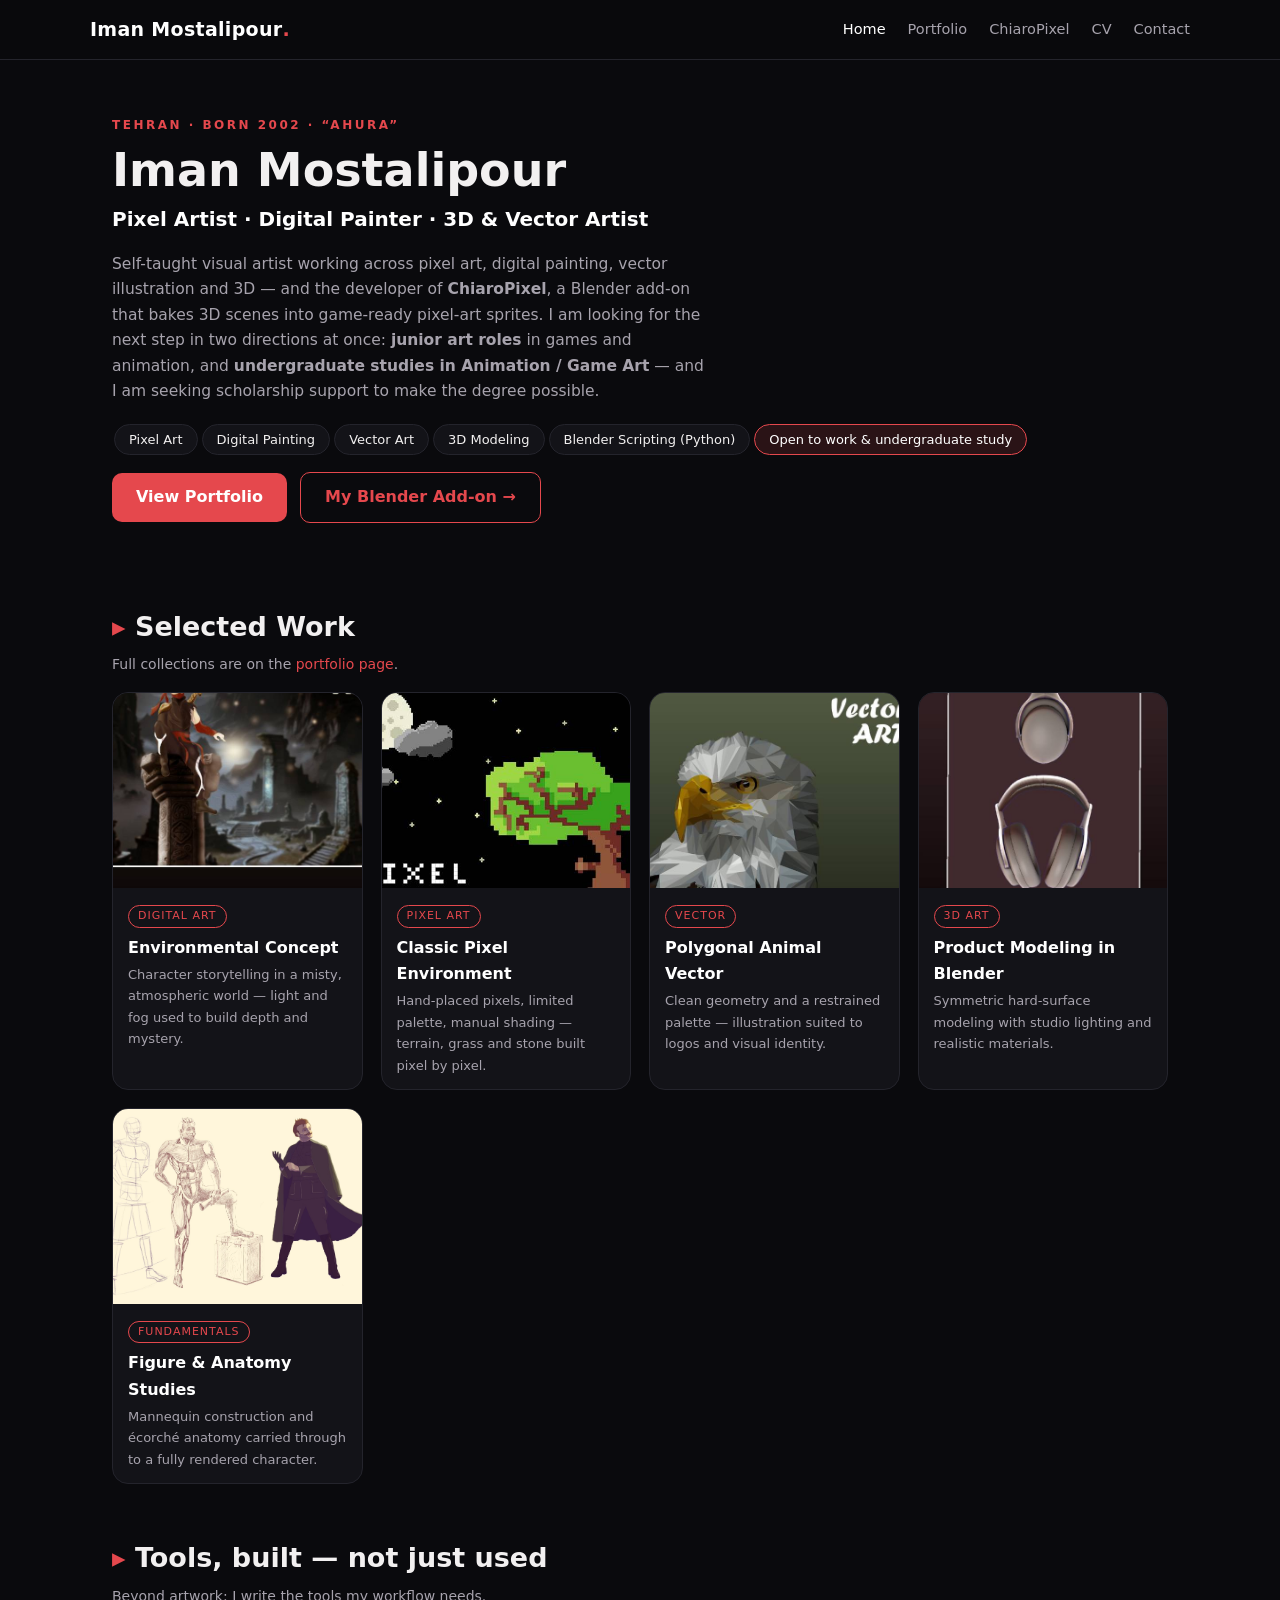
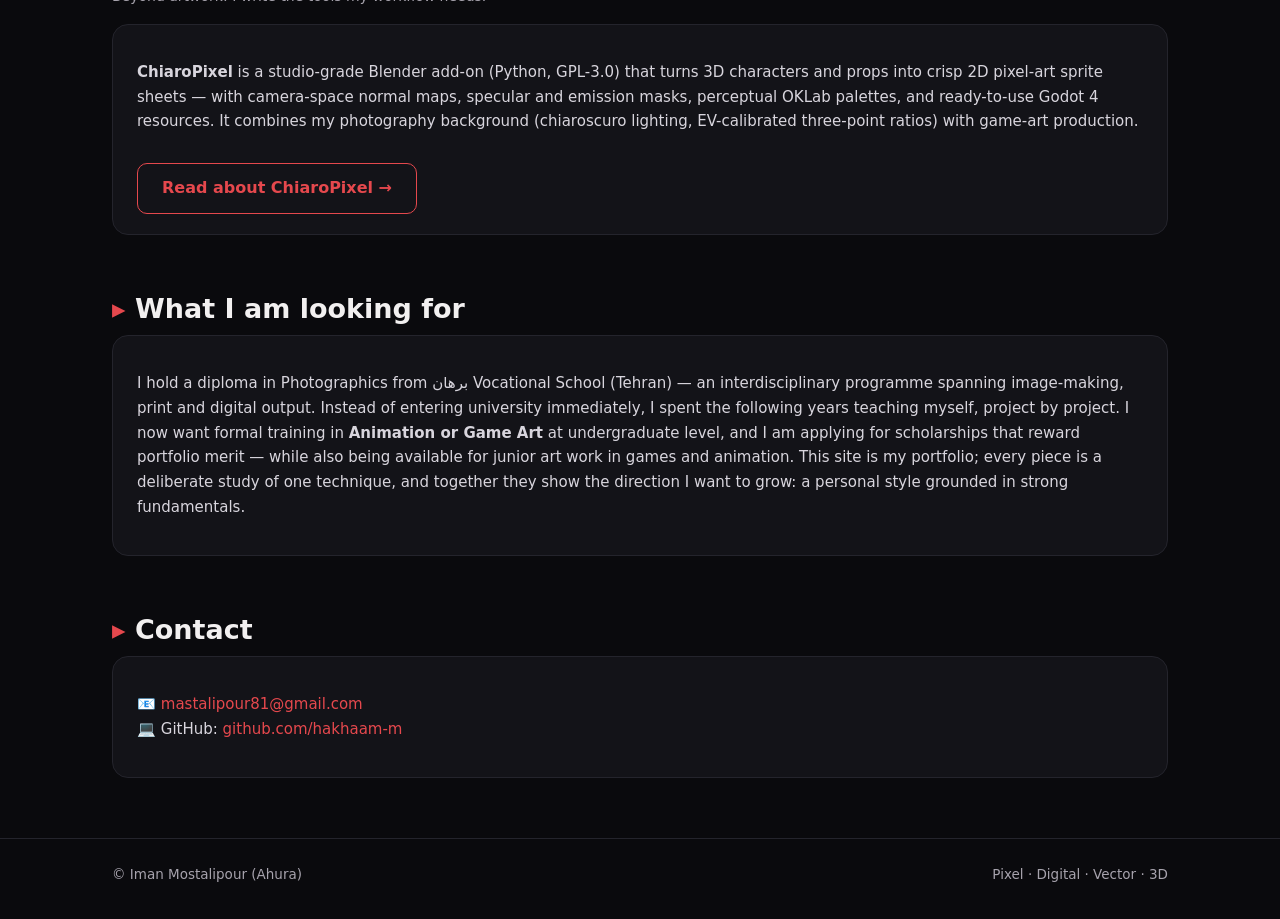
<file: index.html>
<!doctype html>
<html lang="en">
<head>
<meta charset="utf-8">
<meta name="viewport" content="width=device-width,initial-scale=1">
<meta name="description" content="Iman Mostalipour (Ahura) — self-taught pixel artist, digital painter and Blender developer. Portfolio and undergraduate and work portfolio — Animation / Game Art.">
<title>Iman Mostalipour — Pixel & Digital Artist</title>
<link rel="stylesheet" href="styles.css">
</head>
<body>
<header><div class="wrap nav">
  <a class="brand" href="index.html">Iman Mostalipour<b>.</b></a>
  <nav>
    <a href="index.html" class="on">Home</a><a href="portfolio.html">Portfolio</a><a href="project.html">ChiaroPixel</a><a href="cv.html">CV</a><a href="#contact">Contact</a>
  </nav>
</div></header>

<main class="wrap">
  <section class="hero">
    <div>
      <div class="kicker">Tehran · Born 2002 · “Ahura”</div>
      <h1>Iman Mostalipour</h1>
      <div class="role">Pixel Artist · Digital Painter · 3D & Vector Artist</div>
      <p class="lede">Self-taught visual artist working across pixel art, digital painting, vector illustration and 3D — and the developer of <b>ChiaroPixel</b>, a Blender add-on that bakes 3D scenes into game-ready pixel-art sprites. I am looking for the next step in two directions at once: <b>junior art roles</b> in games and animation, and <b>undergraduate studies in Animation / Game Art</b> — and I am seeking scholarship support to make the degree possible.</p>
      <div class="chips">
        <span>Pixel Art</span><span>Digital Painting</span><span>Vector Art</span><span>3D Modeling</span><span>Blender Scripting (Python)</span><span class="hl">Open to work &amp; undergraduate study</span>
      </div>
      <a class="btn" href="portfolio.html">View Portfolio</a>
      <a class="btn ghost" href="project.html">My Blender Add-on →</a>
    </div>
  </section>

  <h2>Selected Work</h2>
  <div class="sub">Full collections are on the <a href="portfolio.html">portfolio page</a>.</div>
  <div class="grid">
    <div class="card"><img src="assets/monkey.jpg" alt="Digital concept art"><div class="b"><span class="tag">Digital Art</span><h3>Environmental Concept</h3><p>Character storytelling in a misty, atmospheric world — light and fog used to build depth and mystery.</p></div></div>
    <div class="card"><img src="assets/pixel-scene.jpg" alt="Pixel art environment"><div class="b"><span class="tag">Pixel Art</span><h3>Classic Pixel Environment</h3><p>Hand-placed pixels, limited palette, manual shading — terrain, grass and stone built pixel by pixel.</p></div></div>
    <div class="card"><img src="assets/eagle.jpg" alt="Polygon vector eagle"><div class="b"><span class="tag">Vector</span><h3>Polygonal Animal Vector</h3><p>Clean geometry and a restrained palette — illustration suited to logos and visual identity.</p></div></div>
    <div class="card"><img src="assets/headphones.jpg" alt="3D headphones model"><div class="b"><span class="tag">3D Art</span><h3>Product Modeling in Blender</h3><p>Symmetric hard-surface modeling with studio lighting and realistic materials.</p></div></div>
    <div class="card"><img src="assets/figure-study.jpg" alt="Figure anatomy study"><div class="b"><span class="tag">Fundamentals</span><h3>Figure & Anatomy Studies</h3><p>Mannequin construction and écorché anatomy carried through to a fully rendered character.</p></div></div>
  </div>

  <h2>Tools, built — not just used</h2>
  <div class="sub">Beyond artwork: I write the tools my workflow needs.</div>
  <div class="panel">
    <p><b>ChiaroPixel</b> is a studio-grade Blender add-on (Python, GPL-3.0) that turns 3D characters and props into crisp 2D pixel-art sprite sheets — with camera-space normal maps, specular and emission masks, perceptual OKLab palettes, and ready-to-use Godot 4 resources. It combines my photography background (chiaroscuro lighting, EV-calibrated three-point ratios) with game-art production.</p>
    <a class="btn ghost" href="project.html">Read about ChiaroPixel →</a>
  </div>

  <h2>What I am looking for</h2>
  <div class="panel">
    <p>I hold a diploma in Photographics from برهان Vocational School (Tehran) — an interdisciplinary programme spanning image-making, print and digital output. Instead of entering university immediately, I spent the following years teaching myself, project by project. I now want formal training in <b>Animation or Game Art</b> at undergraduate level, and I am applying for scholarships that reward portfolio merit — while also being available for junior art work in games and animation. This site is my portfolio; every piece is a deliberate study of one technique, and together they show the direction I want to grow: a personal style grounded in strong fundamentals.</p>
  </div>

  <h2 id="contact">Contact</h2>
  <div class="panel">
    <p>📧 <a href="mailto:mastalipour81@gmail.com">mastalipour81@gmail.com</a><br>
    💻 GitHub: <a href="https://github.com/hakhaam-m">github.com/hakhaam-m</a></p>
  </div>
</main>

<footer><div class="wrap" style="display:flex;justify-content:space-between;flex-wrap:wrap;gap:8px;width:100%">
  <span>© Iman Mostalipour (Ahura)</span><span>Pixel · Digital · Vector · 3D</span>
</div></footer>
</body>
</html>
</file>
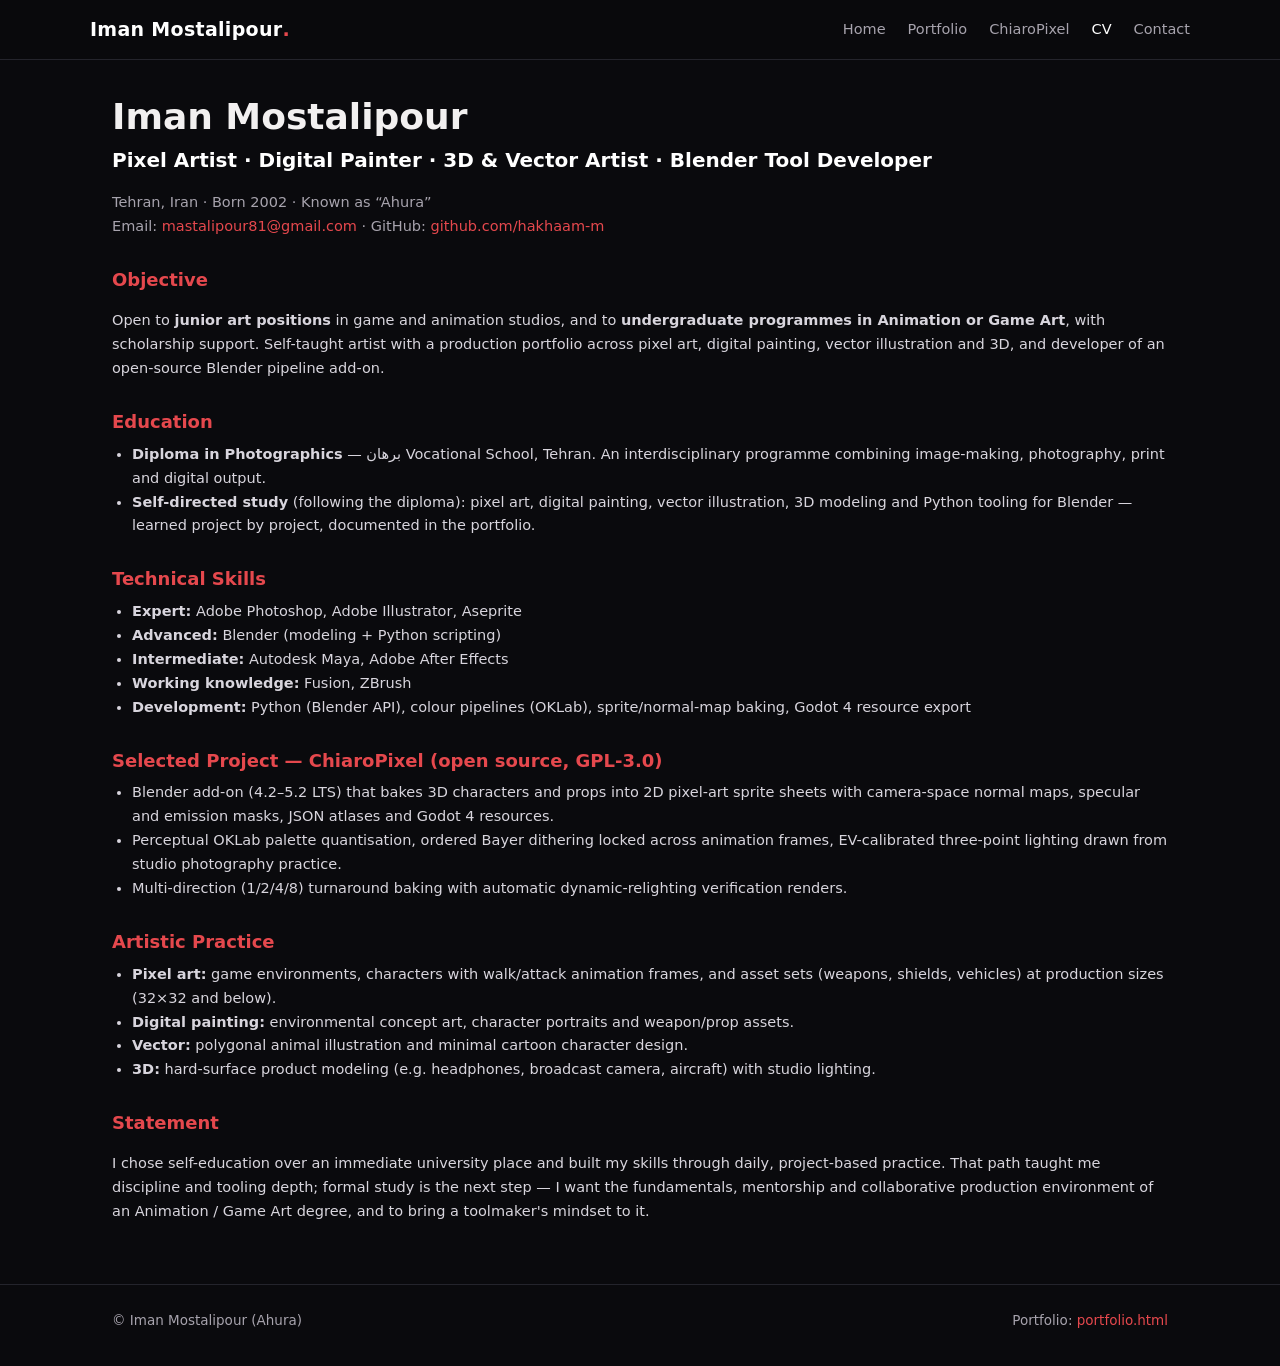
<file: cv.html>
<!doctype html>
<html lang="en">
<head>
<meta charset="utf-8">
<meta name="viewport" content="width=device-width,initial-scale=1">
<title>CV — Iman Mostalipour</title>
<link rel="stylesheet" href="styles.css">
</head>
<body>
<header><div class="wrap nav">
  <a class="brand" href="index.html">Iman Mostalipour<b>.</b></a>
  <nav>
    <a href="index.html">Home</a><a href="portfolio.html">Portfolio</a><a href="project.html">ChiaroPixel</a><a href="cv.html" class="on">CV</a><a href="index.html#contact">Contact</a>
  </nav>
</div></header>

<main class="wrap cv">
  <h1 style="font-size:36px;margin-top:36px">Iman Mostalipour</h1>
  <div class="role">Pixel Artist · Digital Painter · 3D & Vector Artist · Blender Tool Developer</div>
  <p style="color:var(--mut)">Tehran, Iran · Born 2002 · Known as “Ahura”<br>
  Email: <a href="mailto:mastalipour81@gmail.com">mastalipour81@gmail.com</a> · GitHub: <a href="https://github.com/hakhaam-m">github.com/hakhaam-m</a></p>

  <h3>Objective</h3>
  <p>Open to <b>junior art positions</b> in game and animation studios, and to <b>undergraduate programmes in Animation or Game Art</b>, with scholarship support. Self-taught artist with a production portfolio across pixel art, digital painting, vector illustration and 3D, and developer of an open-source Blender pipeline add-on.</p>

  <h3>Education</h3>
  <ul>
    <li><b>Diploma in Photographics</b> — برهان Vocational School, Tehran. An interdisciplinary programme combining image-making, photography, print and digital output.</li>
    <li><b>Self-directed study</b> (following the diploma): pixel art, digital painting, vector illustration, 3D modeling and Python tooling for Blender — learned project by project, documented in the portfolio.</li>
  </ul>

  <h3>Technical Skills</h3>
  <ul>
    <li><b>Expert:</b> Adobe Photoshop, Adobe Illustrator, Aseprite</li>
    <li><b>Advanced:</b> Blender (modeling + Python scripting)</li>
    <li><b>Intermediate:</b> Autodesk Maya, Adobe After Effects</li>
    <li><b>Working knowledge:</b> Fusion, ZBrush</li>
    <li><b>Development:</b> Python (Blender API), colour pipelines (OKLab), sprite/normal-map baking, Godot 4 resource export</li>
  </ul>

  <h3>Selected Project — ChiaroPixel (open source, GPL-3.0)</h3>
  <ul>
    <li>Blender add-on (4.2–5.2 LTS) that bakes 3D characters and props into 2D pixel-art sprite sheets with camera-space normal maps, specular and emission masks, JSON atlases and Godot 4 resources.</li>
    <li>Perceptual OKLab palette quantisation, ordered Bayer dithering locked across animation frames, EV-calibrated three-point lighting drawn from studio photography practice.</li>
    <li>Multi-direction (1/2/4/8) turnaround baking with automatic dynamic-relighting verification renders.</li>
  </ul>

  <h3>Artistic Practice</h3>
  <ul>
    <li><b>Pixel art:</b> game environments, characters with walk/attack animation frames, and asset sets (weapons, shields, vehicles) at production sizes (32×32 and below).</li>
    <li><b>Digital painting:</b> environmental concept art, character portraits and weapon/prop assets.</li>
    <li><b>Vector:</b> polygonal animal illustration and minimal cartoon character design.</li>
    <li><b>3D:</b> hard-surface product modeling (e.g. headphones, broadcast camera, aircraft) with studio lighting.</li>
  </ul>

  <h3>Statement</h3>
  <p>I chose self-education over an immediate university place and built my skills through daily, project-based practice. That path taught me discipline and tooling depth; formal study is the next step — I want the fundamentals, mentorship and collaborative production environment of an Animation / Game Art degree, and to bring a toolmaker's mindset to it.</p>
</main>

<footer><div class="wrap" style="display:flex;justify-content:space-between;flex-wrap:wrap;gap:8px;width:100%">
  <span>© Iman Mostalipour (Ahura)</span><span>Portfolio: <a href="portfolio.html">portfolio.html</a></span>
</div></footer>
</body>
</html>
</file>
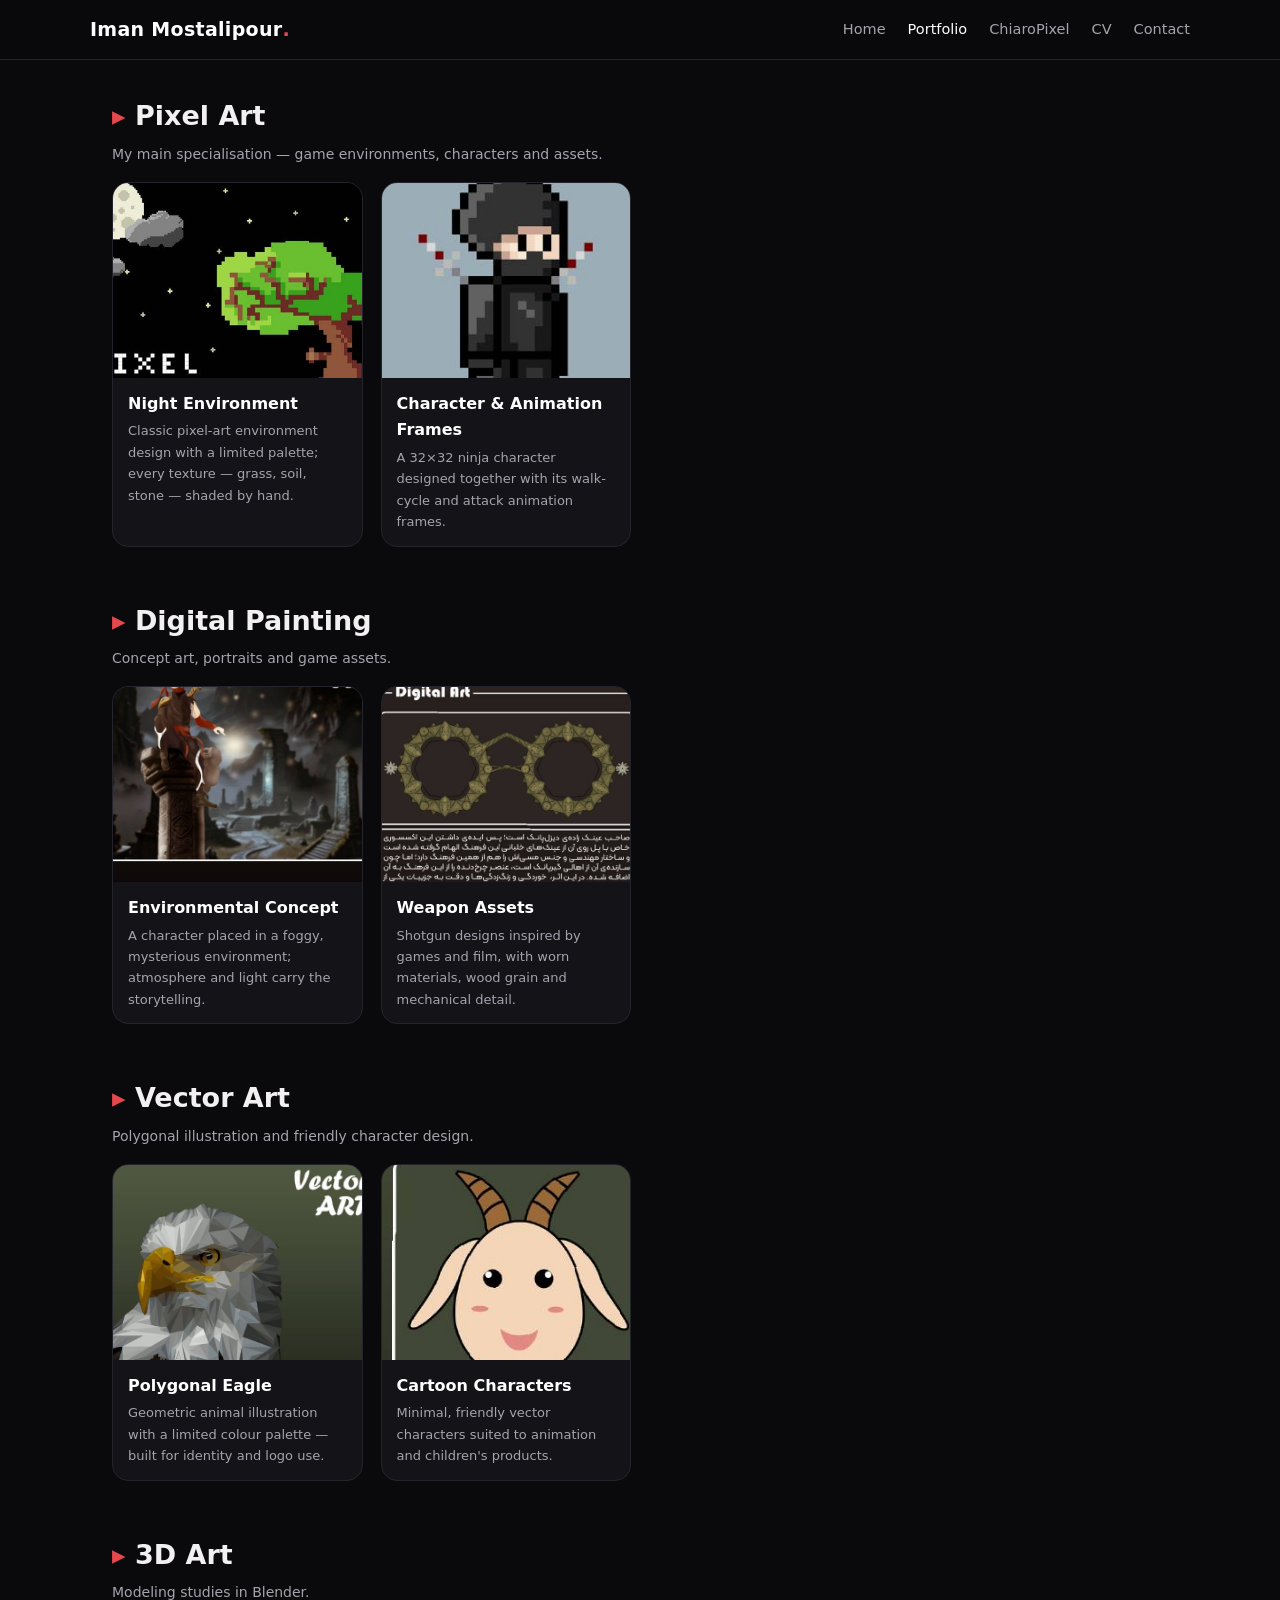
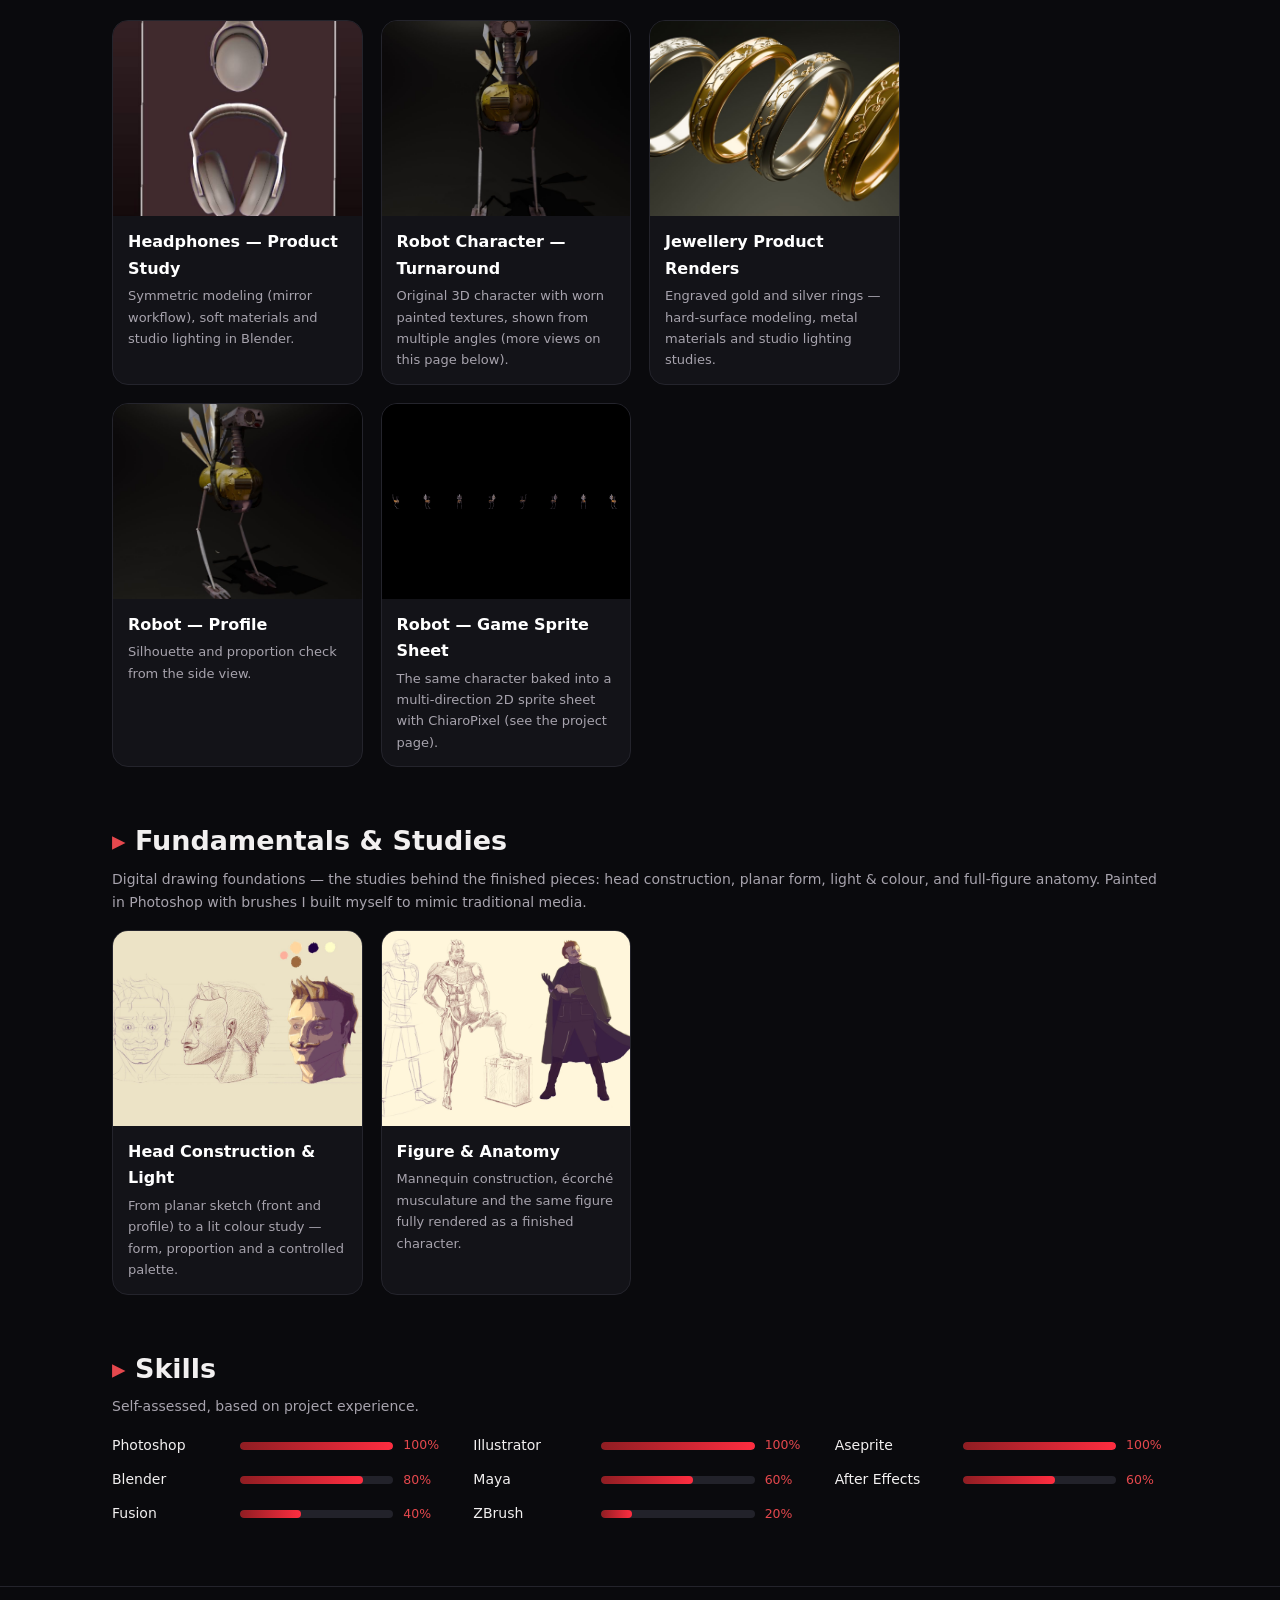
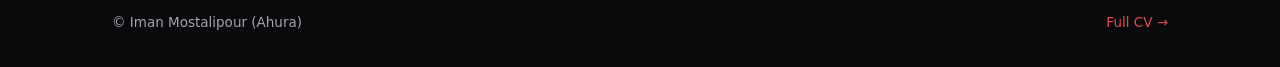
<file: portfolio.html>
<!doctype html>
<html lang="en">
<head>
<meta charset="utf-8">
<meta name="viewport" content="width=device-width,initial-scale=1">
<title>Portfolio — Iman Mostalipour</title>
<link rel="stylesheet" href="styles.css">
</head>
<body>
<header><div class="wrap nav">
  <a class="brand" href="index.html">Iman Mostalipour<b>.</b></a>
  <nav>
    <a href="index.html">Home</a><a href="portfolio.html" class="on">Portfolio</a><a href="project.html">ChiaroPixel</a><a href="cv.html">CV</a><a href="index.html#contact">Contact</a>
  </nav>
</div></header>

<main class="wrap">
  <h2 style="margin-top:34px">Pixel Art</h2>
  <div class="sub">My main specialisation — game environments, characters and assets.</div>
  <div class="grid">
    <div class="card"><img src="assets/pixel-scene.jpg" alt="Pixel environment with tree and moon"><div class="b"><h3>Night Environment</h3><p>Classic pixel-art environment design with a limited palette; every texture — grass, soil, stone — shaded by hand.</p></div></div>
    <div class="card"><img src="assets/ninja.jpg" alt="Ninja pixel character"><div class="b"><h3>Character & Animation Frames</h3><p>A 32×32 ninja character designed together with its walk-cycle and attack animation frames.</p></div></div>
  </div>

  <h2>Digital Painting</h2>
  <div class="sub">Concept art, portraits and game assets.</div>
  <div class="grid">
    <div class="card"><img src="assets/monkey.jpg" alt="Monkey warrior concept"><div class="b"><h3>Environmental Concept</h3><p>A character placed in a foggy, mysterious environment; atmosphere and light carry the storytelling.</p></div></div>
    <div class="card"><img src="assets/guns.jpg" alt="Digital shotgun assets"><div class="b"><h3>Weapon Assets</h3><p>Shotgun designs inspired by games and film, with worn materials, wood grain and mechanical detail.</p></div></div>
  </div>

  <h2>Vector Art</h2>
  <div class="sub">Polygonal illustration and friendly character design.</div>
  <div class="grid">
    <div class="card"><img src="assets/eagle.jpg" alt="Polygonal eagle vector"><div class="b"><h3>Polygonal Eagle</h3><p>Geometric animal illustration with a limited colour palette — built for identity and logo use.</p></div></div>
    <div class="card"><img src="assets/goat.jpg" alt="Vector cartoon character"><div class="b"><h3>Cartoon Characters</h3><p>Minimal, friendly vector characters suited to animation and children's products.</p></div></div>
  </div>

  <h2>3D Art</h2>
  <div class="sub">Modeling studies in Blender.</div>
  <div class="grid">
    <div class="card"><img src="assets/headphones.jpg" alt="3D headphones"><div class="b"><h3>Headphones — Product Study</h3><p>Symmetric modeling (mirror workflow), soft materials and studio lighting in Blender.</p></div></div>
    <div class="card"><img src="assets/bot-front.jpg" alt="3D robot character front view"><div class="b"><h3>Robot Character — Turnaround</h3><p>Original 3D character with worn painted textures, shown from multiple angles (more views on this page below).</p></div></div>
    <div class="card"><img src="assets/Gold-rings.jpg" alt="3D gold rings product render"><div class="b"><h3>Jewellery Product Renders</h3><p>Engraved gold and silver rings — hard-surface modeling, metal materials and studio lighting studies.</p></div></div>
  </div>
  <div class="grid" style="margin-top:18px">
    <div class="card"><img src="assets/bot-side.jpg" alt="Robot side view"><div class="b"><h3>Robot — Profile</h3><p>Silhouette and proportion check from the side view.</p></div></div>
    <div class="card"><img src="assets/bot-sprites.png" alt="Robot sprite sheet" style="background:#000;object-fit:contain"><div class="b"><h3>Robot — Game Sprite Sheet</h3><p>The same character baked into a multi-direction 2D sprite sheet with ChiaroPixel (see the project page).</p></div></div>
  </div>

  <h2>Fundamentals &amp; Studies</h2>
  <div class="sub">Digital drawing foundations — the studies behind the finished pieces: head construction, planar form, light &amp; colour, and full-figure anatomy. Painted in Photoshop with brushes I built myself to mimic traditional media.</div>
  <div class="grid">
    <div class="card"><img src="assets/form-study.jpg" alt="Head construction and light study"><div class="b"><h3>Head Construction &amp; Light</h3><p>From planar sketch (front and profile) to a lit colour study — form, proportion and a controlled palette.</p></div></div>
    <div class="card"><img src="assets/figure-study.jpg" alt="Figure anatomy study"><div class="b"><h3>Figure &amp; Anatomy</h3><p>Mannequin construction, écorché musculature and the same figure fully rendered as a finished character.</p></div></div>
  </div>

  <h2>Skills</h2>
  <div class="sub">Self-assessed, based on project experience.</div>
  <div class="skills">
    <div class="sk"><span>Photoshop</span><div class="bar"><i style="width:100%"></i></div><span class="pct">100%</span></div>
    <div class="sk"><span>Illustrator</span><div class="bar"><i style="width:100%"></i></div><span class="pct">100%</span></div>
    <div class="sk"><span>Aseprite</span><div class="bar"><i style="width:100%"></i></div><span class="pct">100%</span></div>
    <div class="sk"><span>Blender</span><div class="bar"><i style="width:80%"></i></div><span class="pct">80%</span></div>
    <div class="sk"><span>Maya</span><div class="bar"><i style="width:60%"></i></div><span class="pct">60%</span></div>
    <div class="sk"><span>After Effects</span><div class="bar"><i style="width:60%"></i></div><span class="pct">60%</span></div>
    <div class="sk"><span>Fusion</span><div class="bar"><i style="width:40%"></i></div><span class="pct">40%</span></div>
    <div class="sk"><span>ZBrush</span><div class="bar"><i style="width:20%"></i></div><span class="pct">20%</span></div>
  </div>
</main>

<footer><div class="wrap" style="display:flex;justify-content:space-between;flex-wrap:wrap;gap:8px;width:100%">
  <span>© Iman Mostalipour (Ahura)</span><span><a href="cv.html">Full CV →</a></span>
</div></footer>
</body>
</html>
</file>
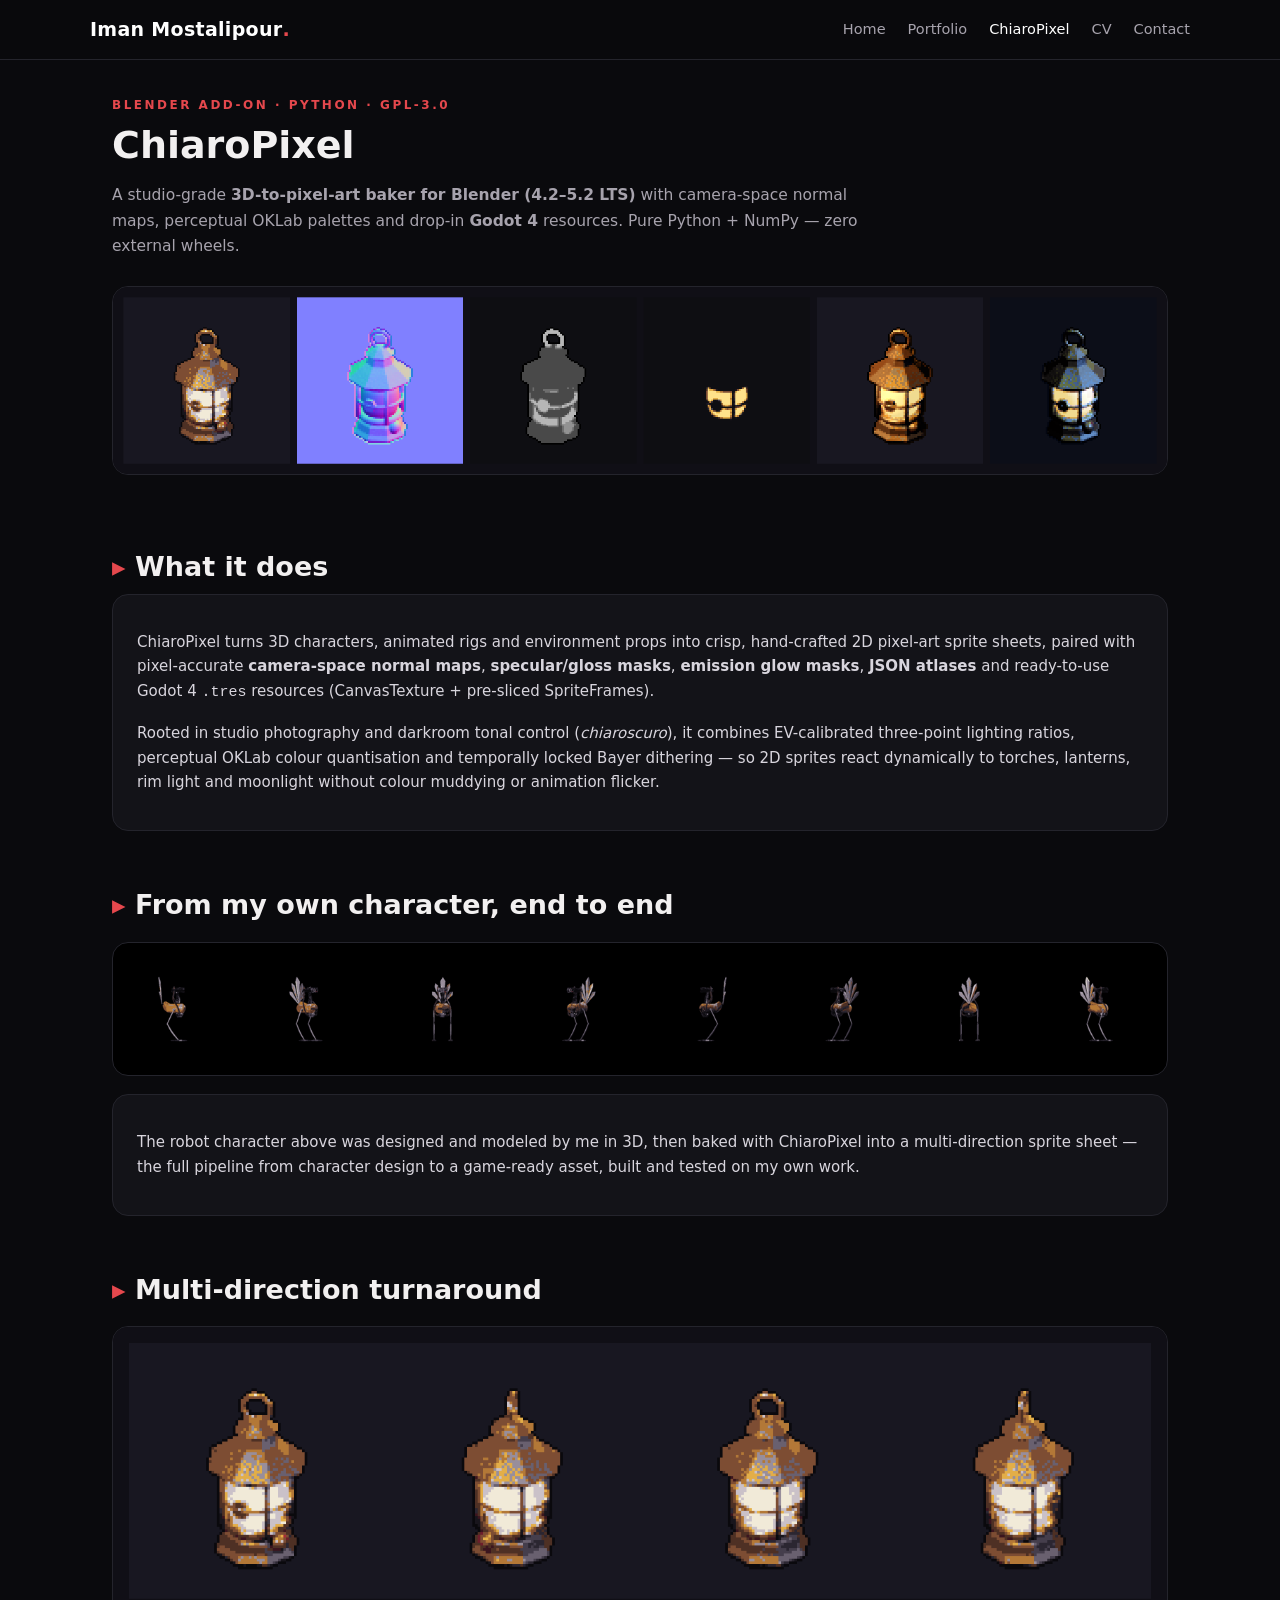
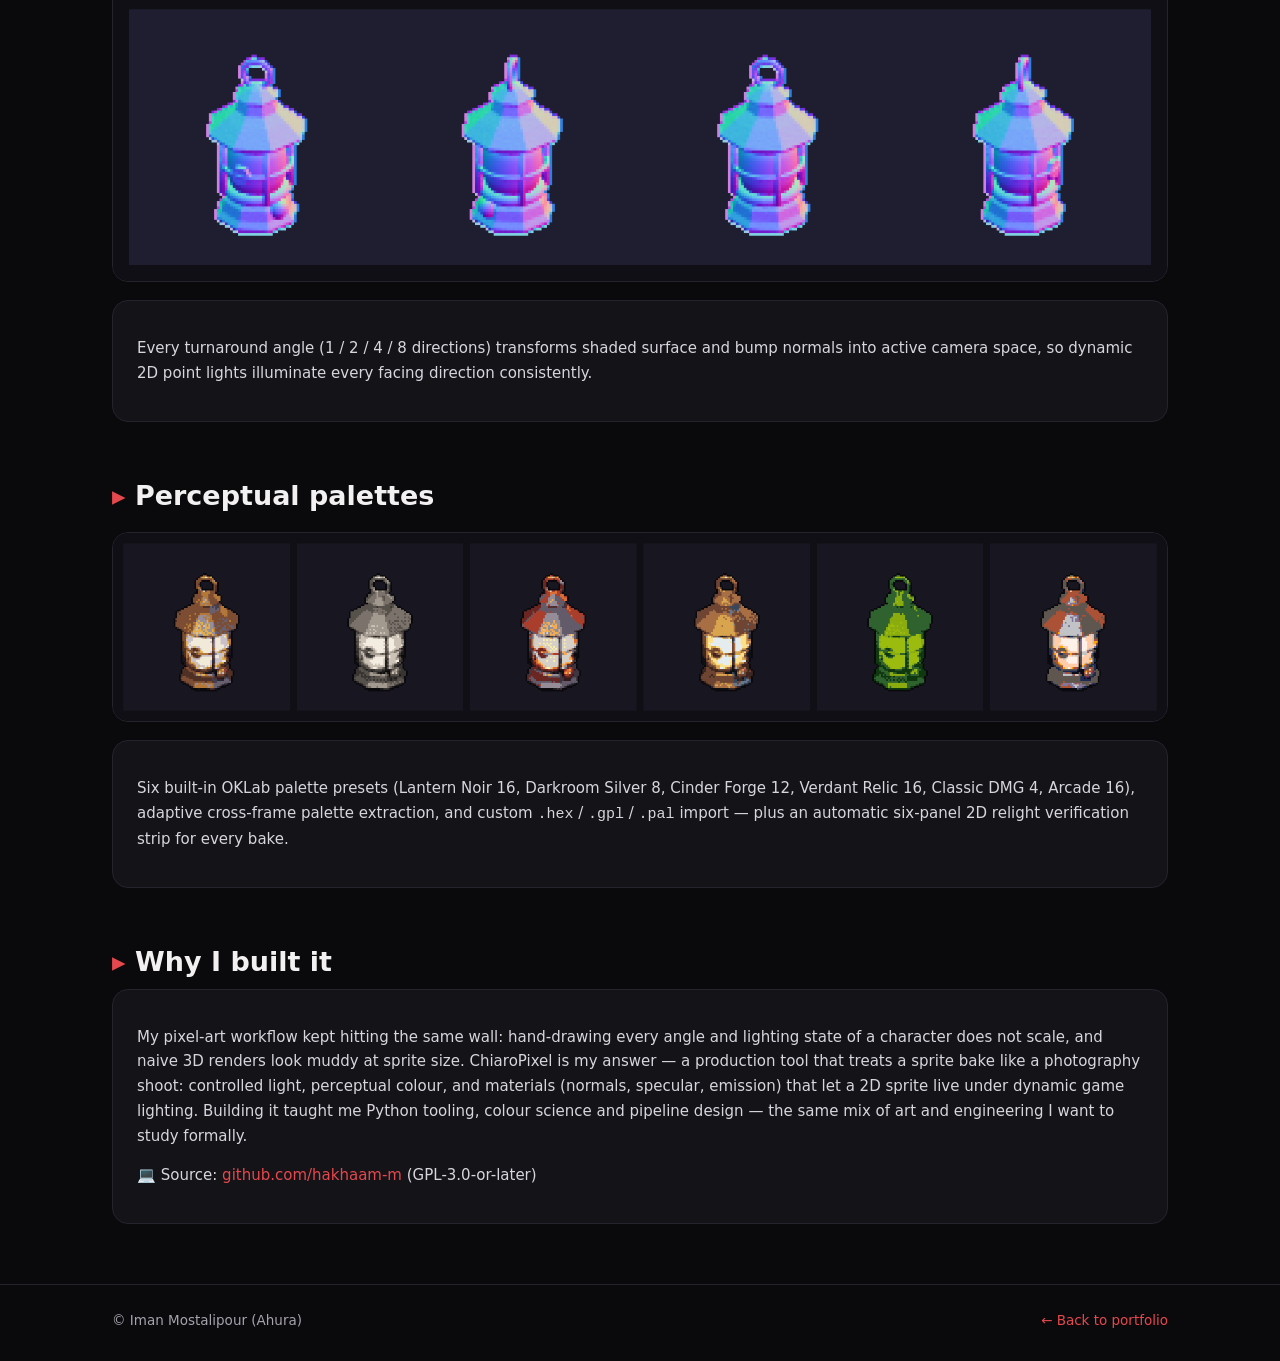
<file: project.html>
<!doctype html>
<html lang="en">
<head>
<meta charset="utf-8">
<meta name="viewport" content="width=device-width,initial-scale=1">
<title>ChiaroPixel — Blender Add-on by Iman Mostalipour</title>
<link rel="stylesheet" href="styles.css">
</head>
<body>
<header><div class="wrap nav">
  <a class="brand" href="index.html">Iman Mostalipour<b>.</b></a>
  <nav>
    <a href="index.html">Home</a><a href="portfolio.html">Portfolio</a><a href="project.html" class="on">ChiaroPixel</a><a href="cv.html">CV</a><a href="index.html#contact">Contact</a>
  </nav>
</div></header>

<main class="wrap">
  <div class="kicker" style="margin-top:36px">Blender Add-on · Python · GPL-3.0</div>
  <h1 style="font-size:38px">ChiaroPixel</h1>
  <p class="lede" style="max-width:760px">A studio-grade <b>3D-to-pixel-art baker for Blender (4.2–5.2 LTS)</b> with camera-space normal maps, perceptual OKLab palettes and drop-in <b>Godot 4</b> resources. Pure Python + NumPy — zero external wheels.</p>

  <img class="wide" src="assets/showcase_passes.png" alt="ChiaroPixel bake passes: albedo, normals, specular, emission and dynamic relighting">

  <h2>What it does</h2>
  <div class="panel">
    <p>ChiaroPixel turns 3D characters, animated rigs and environment props into crisp, hand-crafted 2D pixel-art sprite sheets, paired with pixel-accurate <b>camera-space normal maps</b>, <b>specular/gloss masks</b>, <b>emission glow masks</b>, <b>JSON atlases</b> and ready-to-use Godot 4 <code>.tres</code> resources (CanvasTexture + pre-sliced SpriteFrames).</p>
    <p>Rooted in studio photography and darkroom tonal control (<i>chiaroscuro</i>), it combines EV-calibrated three-point lighting ratios, perceptual OKLab colour quantisation and temporally locked Bayer dithering — so 2D sprites react dynamically to torches, lanterns, rim light and moonlight without colour muddying or animation flicker.</p>
  </div>

  <h2>From my own character, end to end</h2>
  <img class="wide" src="assets/bot-sprites.png" alt="Robot character baked into a sprite sheet" style="background:#000">
  <div class="panel"><p>The robot character above was designed and modeled by me in 3D, then baked with ChiaroPixel into a multi-direction sprite sheet — the full pipeline from character design to a game-ready asset, built and tested on my own work.</p></div>

  <h2>Multi-direction turnaround</h2>
  <img class="wide" src="assets/showcase_turnaround.png" alt="Four-direction turnaround with camera-space normals">
  <div class="panel"><p>Every turnaround angle (1 / 2 / 4 / 8 directions) transforms shaded surface and bump normals into active camera space, so dynamic 2D point lights illuminate every facing direction consistently.</p></div>

  <h2>Perceptual palettes</h2>
  <img class="wide" src="assets/showcase_palettes.png" alt="Built-in OKLab palette presets">
  <div class="panel"><p>Six built-in OKLab palette presets (Lantern Noir 16, Darkroom Silver 8, Cinder Forge 12, Verdant Relic 16, Classic DMG 4, Arcade 16), adaptive cross-frame palette extraction, and custom <code>.hex</code> / <code>.gpl</code> / <code>.pal</code> import — plus an automatic six-panel 2D relight verification strip for every bake.</p></div>

  <h2>Why I built it</h2>
  <div class="panel">
    <p>My pixel-art workflow kept hitting the same wall: hand-drawing every angle and lighting state of a character does not scale, and naive 3D renders look muddy at sprite size. ChiaroPixel is my answer — a production tool that treats a sprite bake like a photography shoot: controlled light, perceptual colour, and materials (normals, specular, emission) that let a 2D sprite live under dynamic game lighting. Building it taught me Python tooling, colour science and pipeline design — the same mix of art and engineering I want to study formally.</p>
    <p>💻 Source: <a href="https://github.com/hakhaam-m">github.com/hakhaam-m</a> (GPL-3.0-or-later)</p>
  </div>
</main>

<footer><div class="wrap" style="display:flex;justify-content:space-between;flex-wrap:wrap;gap:8px;width:100%">
  <span>© Iman Mostalipour (Ahura)</span><span><a href="portfolio.html">← Back to portfolio</a></span>
</div></footer>
</body>
</html>
</file>
<file: styles.css>
:root{
  --bg:#0a0a0d; --card:#131318; --line:#24242c; --txt:#f2f0f0; --mut:#a7a3ad;
  --red:#e5484d; --red-hot:#ff2d40; --red-soft:rgba(229,72,77,.14);
}
*{box-sizing:border-box}
html{scroll-behavior:smooth}
body{margin:0;background:var(--bg);color:var(--txt);font-family:'Segoe UI',system-ui,-apple-system,sans-serif;line-height:1.65}
a{color:var(--red);text-decoration:none}
a:hover{color:var(--red-hot)}
.wrap{max-width:1100px;margin:0 auto;padding:0 22px}
header{position:sticky;top:0;background:rgba(10,10,13,.88);backdrop-filter:blur(10px);border-bottom:1px solid var(--line);z-index:10}
.nav{display:flex;align-items:center;justify-content:space-between;padding:14px 0}
.brand{font-weight:800;font-size:19px;color:#fff;letter-spacing:.3px}
.brand b{color:var(--red)}
.nav nav a{color:var(--mut);margin-left:22px;font-size:14.5px}
.nav nav a:hover,.nav nav a.on{color:#fff}
.hero{display:grid;grid-template-columns:1fr;gap:34px;align-items:center;padding:56px 0 30px}
.hero img{width:270px;height:325px;object-fit:cover;border-radius:20px;border:1px solid var(--line);box-shadow:0 0 52px rgba(229,72,77,.20)}
.kicker{color:var(--red);font-weight:700;letter-spacing:2.5px;font-size:12px;text-transform:uppercase}
h1{font-size:46px;line-height:1.15;margin:8px 0 6px}
.role{font-size:20px;color:#fff;font-weight:600}
.lede{color:var(--mut);max-width:600px;font-size:15.5px}
.chips{margin-top:16px}
.chips span{display:inline-block;border:1px solid var(--line);background:var(--card);border-radius:999px;padding:4px 14px;margin:3px 2px;font-size:13px}
.chips .hl{border-color:var(--red);color:#fff;background:var(--red-soft)}
.btn{display:inline-block;background:var(--red);color:#fff !important;padding:11px 24px;border-radius:10px;font-weight:700;margin:14px 8px 0 0}
.btn.ghost{background:transparent;border:1px solid var(--red);color:var(--red) !important}
h2{font-size:27px;margin:52px 0 4px}
h2::before{content:"▸ ";color:var(--red)}
.sub{color:var(--mut);font-size:14px;margin-bottom:16px}
.grid{display:grid;grid-template-columns:repeat(auto-fill,minmax(250px,1fr));gap:18px}
.card{background:var(--card);border:1px solid var(--line);border-radius:16px;overflow:hidden;transition:.2s}
.card:hover{border-color:var(--red);transform:translateY(-3px);box-shadow:0 10px 34px rgba(229,72,77,.14)}
.card img{width:100%;height:195px;object-fit:cover;display:block}
.card .b{padding:13px 15px}
.card h3{margin:0 0 3px;font-size:16px;color:#fff}
.card p{margin:0;color:var(--mut);font-size:13px}
.tag{display:inline-block;font-size:11px;color:var(--red);border:1px solid var(--red);border-radius:99px;padding:1px 9px;margin-bottom:7px;text-transform:uppercase;letter-spacing:1px}
.skills{display:grid;grid-template-columns:repeat(auto-fill,minmax(300px,1fr));gap:11px 28px}
.sk{display:grid;grid-template-columns:118px 1fr 42px;align-items:center;gap:10px;font-size:14px}
.bar{height:8px;background:#22222a;border-radius:99px;overflow:hidden}
.bar i{display:block;height:100%;background:linear-gradient(90deg,#8f1d22,var(--red-hot));border-radius:99px}
.pct{color:var(--red);font-size:12.5px}
.panel{background:var(--card);border:1px solid var(--line);border-radius:16px;padding:20px 24px}
.panel p{color:#d8d5dd;font-size:15px}
.wide{width:100%;border-radius:16px;border:1px solid var(--line);margin:10px 0}
footer{border-top:1px solid var(--line);margin-top:60px;padding:24px 0 34px;color:var(--mut);font-size:13.5px;display:flex;justify-content:space-between;flex-wrap:wrap;gap:8px}
.cv h3{color:var(--red);margin:26px 0 6px;font-size:18px}
.cv p,.cv li{color:#d8d5dd;font-size:14.5px}
.cv ul{margin:4px 0;padding-left:20px}
@media(max-width:720px){.hero{grid-template-columns:1fr}.hero img{width:180px;height:220px}h1{font-size:34px}.nav nav a{margin-left:12px}}
@media print{
  body{background:#fff;color:#111}header,footer{display:none}
  .card,.panel{background:#fff;border-color:#bbb}.card p,.sub,.lede,.cv p,.cv li{color:#333}
  h1,h2,.role,.card h3{color:#000}.kicker,h2::before,.tag{color:#b00020}
}
</file>
